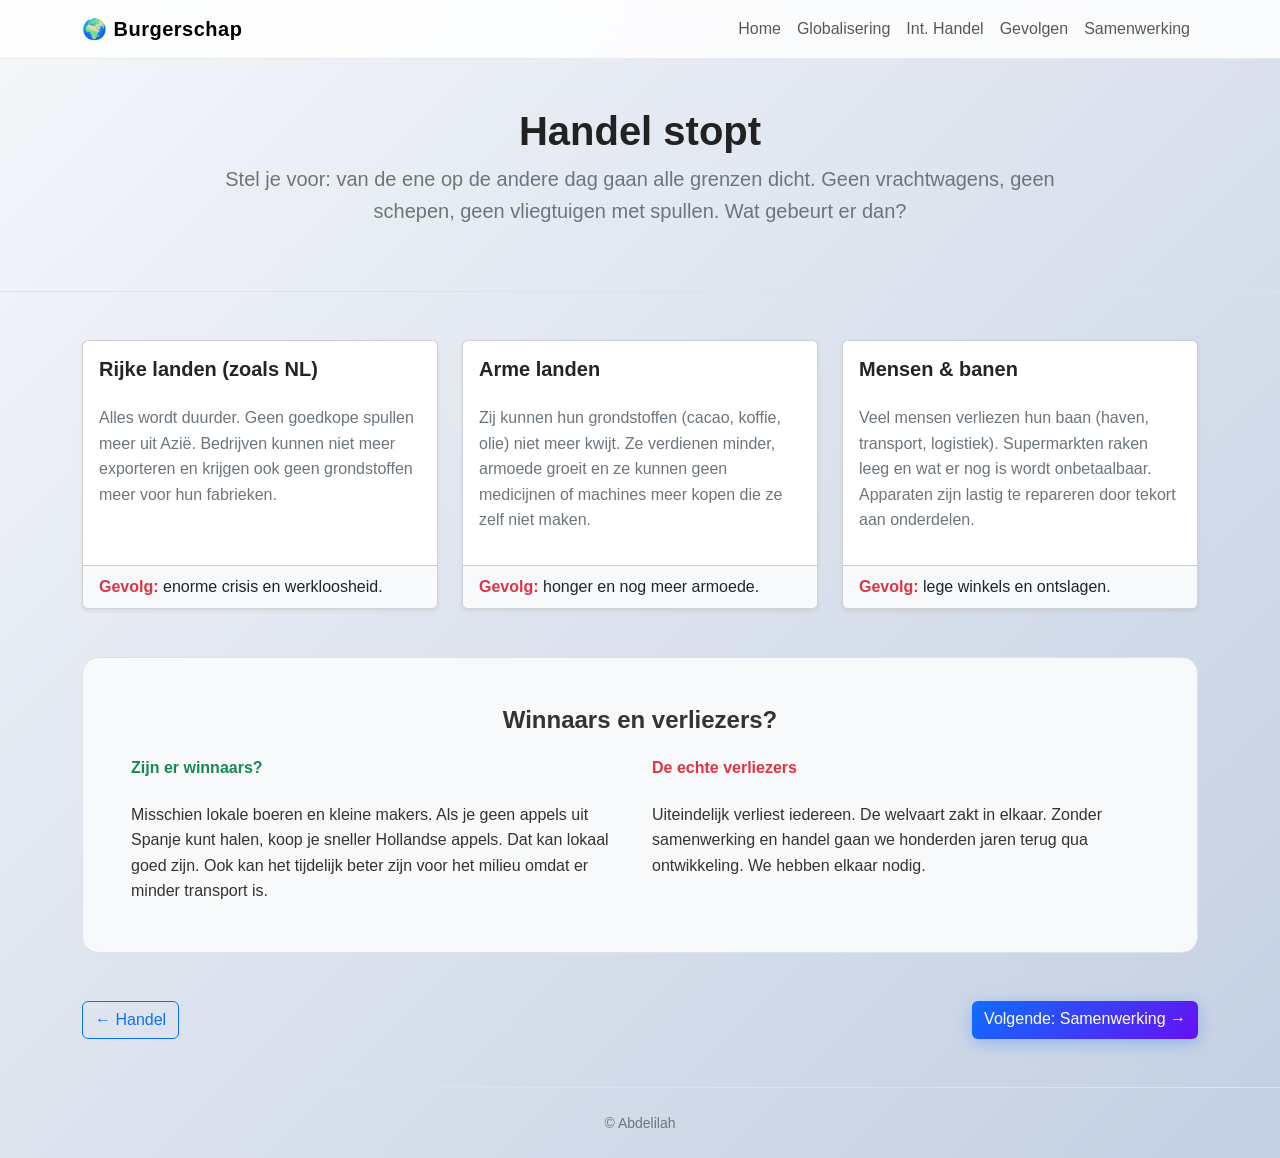
<file: gevolgen.html>
<!doctype html>
<html lang="nl">

<head>
  <meta charset="utf-8" />
  <meta name="viewport" content="width=device-width, initial-scale=1" />
  <title>Gevolgen - Handel stopt - Burgerschap</title>
  <link href="https://cdn.jsdelivr.net/npm/bootstrap@5.3.3/dist/css/bootstrap.min.css" rel="stylesheet">
  <link rel="stylesheet" href="assets/css/styles.css" />
</head>

<body>
  <nav class="navbar navbar-expand-lg navbar-glass sticky-top">
    <div class="container">
      <a class="navbar-brand fw-bold" href="index.html">
        🌍 Burgerschap
      </a>

      <button class="navbar-toggler" type="button" data-bs-toggle="collapse" data-bs-target="#nav" aria-controls="nav"
        aria-expanded="false" aria-label="Toggle navigation">
        <span class="navbar-toggler-icon"></span>
      </button>

      <div class="collapse navbar-collapse" id="nav">
        <ul class="navbar-nav ms-auto align-items-lg-center">
          <li class="nav-item"><a class="nav-link" href="index.html">Home</a></li>
          <li class="nav-item"><a class="nav-link" href="globalisering.html">Globalisering</a></li>
          <li class="nav-item"><a class="nav-link" href="handel.html">Int. Handel</a></li>
          <li class="nav-item"><a class="nav-link" href="gevolgen.html">Gevolgen</a></li>
          <li class="nav-item"><a class="nav-link" href="samenwerking.html">Samenwerking</a></li>
        </ul>
      </div>
    </div>
  </nav>

  <header class="py-5 border-bottom">
    <div class="container text-center">
      <h1 class="display-6 fw-bold">Handel stopt</h1>
      <p class="lead text-secondary mx-auto" style="max-width: 900px">
        Stel je voor: van de ene op de andere dag gaan alle grenzen dicht. Geen vrachtwagens, geen schepen, geen
        vliegtuigen met spullen. Wat gebeurt er dan?
      </p>
    </div>
  </header>

  <main class="py-5">
    <div class="container">
      <div class="row g-4 mb-5">
        <div class="col-lg-4">
          <div class="card h-100 shadow-sm">
            <div class="card-body">
              <h3 class="h5 fw-bold">Rijke landen (zoals NL)</h3>
              <p class="text-secondary">
                Alles wordt duurder. Geen goedkope spullen meer uit Azië. Bedrijven kunnen niet meer exporteren en
                krijgen ook geen grondstoffen meer voor hun fabrieken.
              </p>
            </div>
            <div class="card-footer bg-body-tertiary">
              <strong class="text-danger">Gevolg:</strong> enorme crisis en werkloosheid.
            </div>
          </div>
        </div>

        <div class="col-lg-4">
          <div class="card h-100 shadow-sm">
            <div class="card-body">
              <h3 class="h5 fw-bold">Arme landen</h3>
              <p class="text-secondary">
                Zij kunnen hun grondstoffen (cacao, koffie, olie) niet meer kwijt. Ze verdienen minder, armoede groeit
                en ze kunnen geen medicijnen of machines meer kopen die ze zelf niet maken.
              </p>
            </div>
            <div class="card-footer bg-body-tertiary">
              <strong class="text-danger">Gevolg:</strong> honger en nog meer armoede.
            </div>
          </div>
        </div>

        <div class="col-lg-4">
          <div class="card h-100 shadow-sm">
            <div class="card-body">
              <h3 class="h5 fw-bold">Mensen &amp; banen</h3>
              <p class="text-secondary">
                Veel mensen verliezen hun baan (haven, transport, logistiek). Supermarkten raken leeg en wat er nog is
                wordt onbetaalbaar. Apparaten zijn lastig te repareren door tekort aan onderdelen.
              </p>
            </div>
            <div class="card-footer bg-body-tertiary">
              <strong class="text-danger">Gevolg:</strong> lege winkels en ontslagen.
            </div>
          </div>
        </div>
      </div>

      <section class="p-4 p-md-5 border rounded-4 bg-body-tertiary">
        <h2 class="h4 fw-bold text-center mb-4">Winnaars en verliezers?</h2>
        <div class="row g-4">
          <div class="col-md-6">
            <h3 class="h6 fw-bold text-success">Zijn er winnaars?</h3>
            <p class="mb-0">
              Misschien lokale boeren en kleine makers. Als je geen appels uit Spanje kunt halen, koop je sneller
              Hollandse appels. Dat kan lokaal goed zijn. Ook kan het tijdelijk beter zijn voor het milieu omdat er
              minder transport is.
            </p>
          </div>
          <div class="col-md-6">
            <h3 class="h6 fw-bold text-danger">De echte verliezers</h3>
            <p class="mb-0">
              Uiteindelijk verliest iedereen. De welvaart zakt in elkaar. Zonder samenwerking en handel gaan we
              honderden jaren terug qua ontwikkeling. We hebben elkaar nodig.
            </p>
          </div>
        </div>
      </section>

      <div class="d-flex justify-content-between mt-5">
        <a class="btn btn-outline-primary" href="handel.html">← Handel</a>
        <a class="btn btn-primary" href="samenwerking.html">Volgende: Samenwerking →</a>
      </div>
    </div>
  </main>

  <footer class="border-top py-4">
    <div class="container text-center text-secondary small">
      © </span> Abdelilah
    </div>
  </footer>

  <script>
    document.getElementById('year').textContent = new Date().getFullYear();
  </script>
  <script src="https://cdn.jsdelivr.net/npm/bootstrap@5.3.3/dist/js/bootstrap.bundle.min.js"></script>
  <script src="assets/js/main.js"></script>
</body>

</html>
</file>
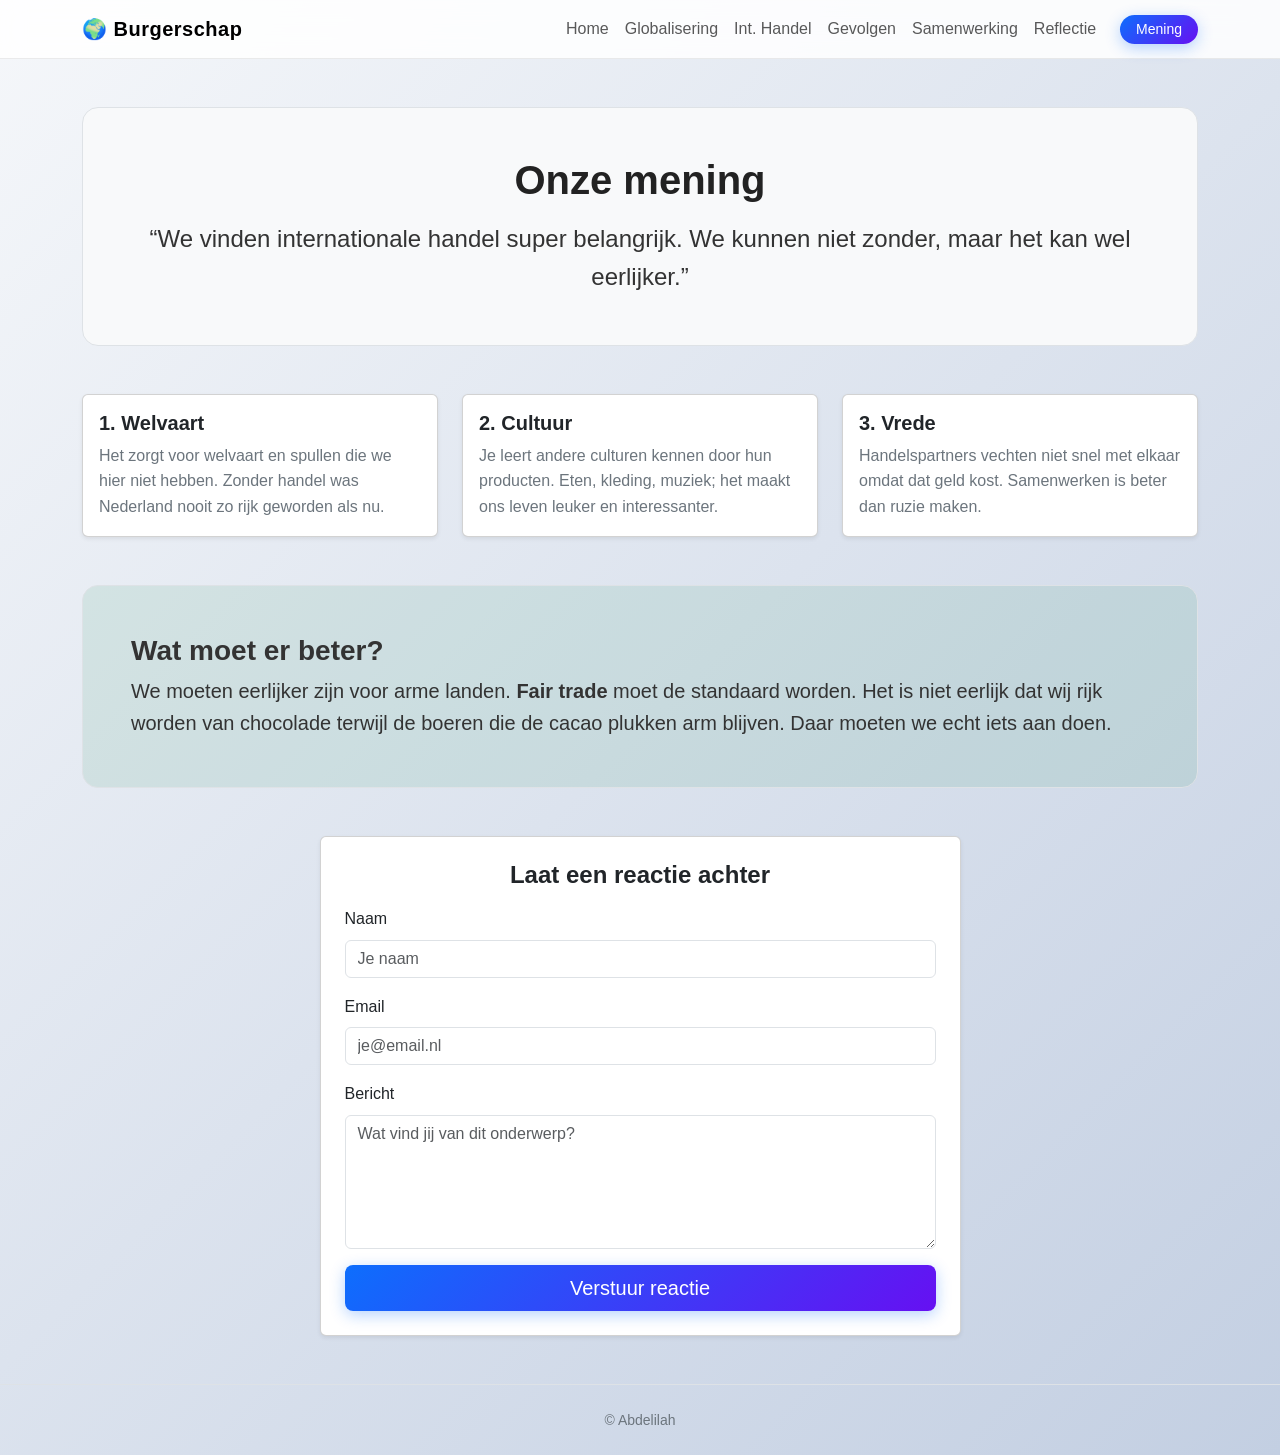
<file: mening.html>
<!doctype html>
<html lang="nl">

<head>
  <meta charset="utf-8" />
  <meta name="viewport" content="width=device-width, initial-scale=1" />
  <title>Mijn mening - Burgerschap</title>
  <link href="https://cdn.jsdelivr.net/npm/bootstrap@5.3.3/dist/css/bootstrap.min.css" rel="stylesheet">
  <link rel="stylesheet" href="assets/css/styles.css" />
</head>

<body>
  <nav class="navbar navbar-expand-lg navbar-glass sticky-top">
    <div class="container">
      <a class="navbar-brand fw-bold" href="index.html">
        🌍 Burgerschap
      </a>

      <button class="navbar-toggler" type="button" data-bs-toggle="collapse" data-bs-target="#nav" aria-controls="nav"
        aria-expanded="false" aria-label="Toggle navigation">
        <span class="navbar-toggler-icon"></span>
      </button>

      <div class="collapse navbar-collapse" id="nav">
        <ul class="navbar-nav ms-auto align-items-lg-center">
          <li class="nav-item"><a class="nav-link" href="index.html">Home</a></li>
          <li class="nav-item"><a class="nav-link" href="globalisering.html">Globalisering</a></li>
          <li class="nav-item"><a class="nav-link" href="handel.html">Int. Handel</a></li>
          <li class="nav-item"><a class="nav-link" href="gevolgen.html">Gevolgen</a></li>
          <li class="nav-item"><a class="nav-link" href="samenwerking.html">Samenwerking</a></li>
          <li class="nav-item"><a class="nav-link" href="reflectie.html">Reflectie</a></li>
          <li class="nav-item ms-lg-3">
            <a class="btn btn-primary btn-sm px-3" href="mening.html">
              Mening
            </a>
          </li>
        </ul>
      </div>
    </div>
  </nav>

  <main class="container py-5">
    <div class="p-4 p-md-5 rounded-4 border bg-body-tertiary mb-5">
      <h1 class="display-6 fw-bold text-center">Onze mening</h1>
      <p class="fs-4 text-center mt-3 mb-0">
        “We vinden internationale handel super belangrijk. We kunnen niet zonder, maar het kan wel eerlijker.”
      </p>
    </div>

    <div class="row g-4 mb-5">
      <div class="col-md-4">
        <div class="card h-100 shadow-sm">
          <div class="card-body">
            <h2 class="h5 fw-bold">1. Welvaart</h2>
            <p class="text-secondary mb-0">Het zorgt voor welvaart en spullen die we hier niet hebben. Zonder handel was
              Nederland nooit zo rijk geworden als nu.</p>
          </div>
        </div>
      </div>
      <div class="col-md-4">
        <div class="card h-100 shadow-sm">
          <div class="card-body">
            <h2 class="h5 fw-bold">2. Cultuur</h2>
            <p class="text-secondary mb-0">Je leert andere culturen kennen door hun producten. Eten, kleding, muziek;
              het maakt ons leven leuker en interessanter.</p>
          </div>
        </div>
      </div>
      <div class="col-md-4">
        <div class="card h-100 shadow-sm">
          <div class="card-body">
            <h2 class="h5 fw-bold">3. Vrede</h2>
            <p class="text-secondary mb-0">Handelspartners vechten niet snel met elkaar omdat dat geld kost. Samenwerken
              is beter dan ruzie maken.</p>
          </div>
        </div>
      </div>
    </div>

    <div class="p-4 p-md-5 rounded-4 border bg-success bg-opacity-10 mb-5">
      <h2 class="h3 fw-bold">Wat moet er beter?</h2>
      <p class="fs-5 mb-0">
        We moeten eerlijker zijn voor arme landen. <strong>Fair trade</strong> moet de standaard worden.
        Het is niet eerlijk dat wij rijk worden van chocolade terwijl de boeren die de cacao plukken arm blijven.
        Daar moeten we echt iets aan doen.
      </p>
    </div>

    <div class="row justify-content-center">
      <div class="col-lg-7">
        <div class="card shadow-sm">
          <div class="card-body p-4">
            <h2 class="h4 fw-bold text-center mb-3">Laat een reactie achter</h2>

            <form id="contact-form" action="mailto:" method="post" enctype="text/plain">
              <div class="mb-3">
                <label class="form-label" for="name">Naam</label>
                <input class="form-control" id="name" name="name" placeholder="Je naam" required>
              </div>
              <div class="mb-3">
                <label class="form-label" for="email">Email</label>
                <input class="form-control" id="email" name="email" type="email" placeholder="je@email.nl" required>
              </div>
              <div class="mb-3">
                <label class="form-label" for="message">Bericht</label>
                <textarea class="form-control" id="message" name="message" rows="5"
                  placeholder="Wat vind jij van dit onderwerp?" required></textarea>
              </div>
              <div class="d-grid">
                <button class="btn btn-primary btn-lg" type="submit">Verstuur reactie</button>
              </div>
            </form>
          </div>
        </div>
      </div>
    </div>
  </main>

  <footer class="border-top py-4">
    <div class="container text-center small text-secondary">
      ©</span> Abdelilah
    </div>
  </footer>

  <script>
    document.getElementById('year').textContent = new Date().getFullYear();
  </script>
  <script src="https://cdn.jsdelivr.net/npm/bootstrap@5.3.3/dist/js/bootstrap.bundle.min.js"></script>
  <script src="assets/js/main.js"></script>
</body>

</html>
</file>
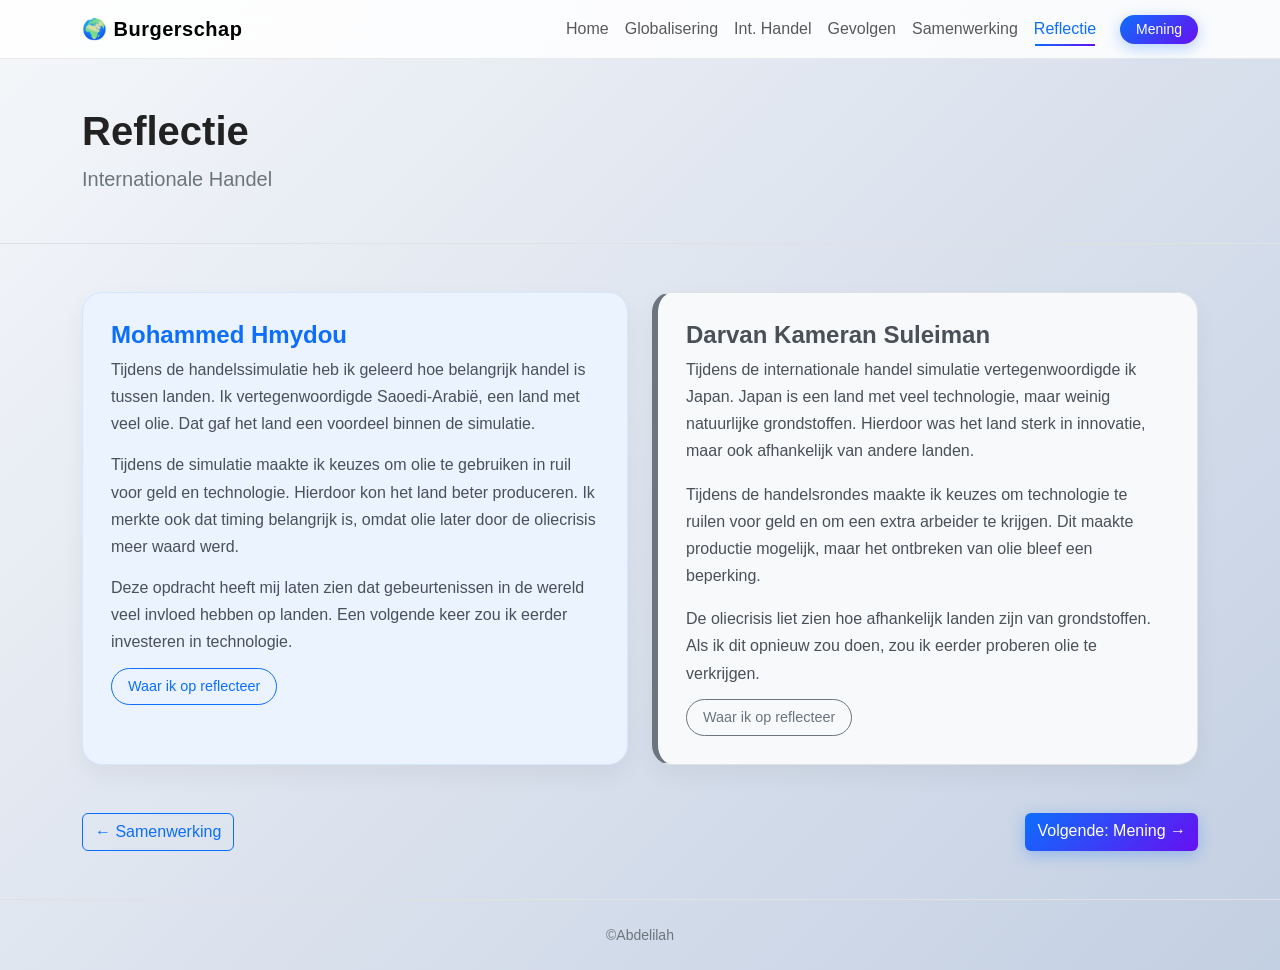
<file: reflectie.html>
<!doctype html>
<html lang="nl">
<head>
  <meta charset="utf-8" />
  <meta name="viewport" content="width=device-width, initial-scale=1" />
  <title>Reflectie – Internationale Handel</title>

  <link href="https://cdn.jsdelivr.net/npm/bootstrap@5.3.3/dist/css/bootstrap.min.css" rel="stylesheet">
  <link rel="stylesheet" href="assets/css/styles.css">

  <style>
    .reflection-card {
      background: #eaf3ff;
      border-radius: 20px;
      padding: 28px;
      border: 1px solid #d6e6ff;
      box-shadow: 0 10px 25px rgba(0,0,0,.05);
      height: 100%;
    }

    .reflection-card-alt {
      background: #f8f9fa;
      border-radius: 20px;
      padding: 28px;
      border: 1px solid #dee2e6;
      border-left: 6px solid #6c757d;
      box-shadow: 0 10px 25px rgba(0,0,0,.05);
      height: 100%;
    }

    .reflection-name {
      font-size: 1.5rem;
      font-weight: 700;
      margin-bottom: 6px;
    }

    .reflection-name.blue { color: #0d6efd; }
    .reflection-name.gray { color: #495057; }

    .reflection-card p,
    .reflection-card-alt p {
      color: #495057;
      line-height: 1.7;
    }

    .source-link {
      display: inline-block;
      margin-top: 12px;
      padding: 6px 16px;
      border-radius: 999px;
      border: 1px solid #0d6efd;
      color: #0d6efd;
      font-size: 0.9rem;
      font-weight: 500;
      text-decoration: none;
      transition: all 0.2s ease;
    }

    .source-link.gray {
      border-color: #6c757d;
      color: #6c757d;
    }

    .source-link:hover {
      background-color: #0d6efd;
      color: #fff;
    }

    .source-link.gray:hover {
      background-color: #6c757d;
      color: #fff;
    }
  </style>
</head>

<body>

<nav class="navbar navbar-expand-lg navbar-glass sticky-top">
  <div class="container">
    <a class="navbar-brand fw-bold" href="index.html">🌍 Burgerschap</a>
    <button class="navbar-toggler" type="button" data-bs-toggle="collapse" data-bs-target="#nav">
      <span class="navbar-toggler-icon"></span>
    </button>
    <div class="collapse navbar-collapse" id="nav">
      <ul class="navbar-nav ms-auto align-items-lg-center">
        <li class="nav-item"><a class="nav-link" href="index.html">Home</a></li>
        <li class="nav-item"><a class="nav-link" href="globalisering.html">Globalisering</a></li>
        <li class="nav-item"><a class="nav-link" href="handel.html">Int. Handel</a></li>
        <li class="nav-item"><a class="nav-link" href="gevolgen.html">Gevolgen</a></li>
        <li class="nav-item"><a class="nav-link" href="samenwerking.html">Samenwerking</a></li>
        <li class="nav-item"><a class="nav-link active" href="reflectie.html">Reflectie</a></li>
        <li class="nav-item ms-lg-3">
          <a class="btn btn-primary btn-sm px-3" href="mening.html">Mening</a>
        </li>
      </ul>
    </div>
  </div>
</nav>

<header class="py-5 border-bottom">
  <div class="container">
    <h1 class="display-6 fw-bold">Reflectie</h1>
    <p class="lead text-secondary mb-0">Internationale Handel</p>
  </div>
</header>

<main class="py-5">
  <div class="container">
    <div class="row g-4">

      <div class="col-lg-6">
        <article class="reflection-card">
          <h2 class="reflection-name blue">Mohammed Hmydou</h2>

          <p>
            Tijdens de handelssimulatie heb ik geleerd hoe belangrijk handel is tussen landen.
            Ik vertegenwoordigde Saoedi-Arabië, een land met veel olie. Dat gaf het land een
            voordeel binnen de simulatie.
          </p>

          <p>
            Tijdens de simulatie maakte ik keuzes om olie te gebruiken in ruil voor geld en
            technologie. Hierdoor kon het land beter produceren. Ik merkte ook dat timing
            belangrijk is, omdat olie later door de oliecrisis meer waard werd.
          </p>

          <p class="mb-0">
            Deze opdracht heeft mij laten zien dat gebeurtenissen in de wereld veel invloed
            hebben op landen. Een volgende keer zou ik eerder investeren in technologie.
          </p>

          <a href="assets/docs/Internationale_Handel_Simulatie_Saoedi_Arabie.docx"
             class="source-link"
             target="_blank">
            Waar ik op reflecteer
          </a>
        </article>
      </div>

      <div class="col-lg-6">
        <article class="reflection-card-alt">
          <h2 class="reflection-name gray">Darvan Kameran Suleiman</h2>

          <p>
            Tijdens de internationale handel simulatie vertegenwoordigde ik Japan. Japan is
            een land met veel technologie, maar weinig natuurlijke grondstoffen. Hierdoor was
            het land sterk in innovatie, maar ook afhankelijk van andere landen.
          </p>

          <p>
            Tijdens de handelsrondes maakte ik keuzes om technologie te ruilen voor geld en om
            een extra arbeider te krijgen. Dit maakte productie mogelijk, maar het ontbreken
            van olie bleef een beperking.
          </p>

          <p class="mb-0">
            De oliecrisis liet zien hoe afhankelijk landen zijn van grondstoffen. Als ik dit
            opnieuw zou doen, zou ik eerder proberen olie te verkrijgen.
          </p>

          <a href="assets/docs/burgerschapopdracht.docx"
             class="source-link gray"
             target="_blank">
            Waar ik op reflecteer
          </a>
        </article>
      </div>

    </div>

    <div class="d-flex justify-content-between mt-5">
      <a class="btn btn-outline-primary" href="samenwerking.html">← Samenwerking</a>
      <a class="btn btn-primary" href="mening.html">Volgende: Mening →</a>
    </div>
  </div>
</main>

<footer class="border-top py-4">
  <div class="container text-center text-secondary small">
    ©</span>Abdelilah
  </div>
</footer>

<script>
  document.getElementById('year').textContent = new Date().getFullYear();
</script>
<script src="https://cdn.jsdelivr.net/npm/bootstrap@5.3.3/dist/js/bootstrap.bundle.min.js"></script>

</body>
</html>
</file>
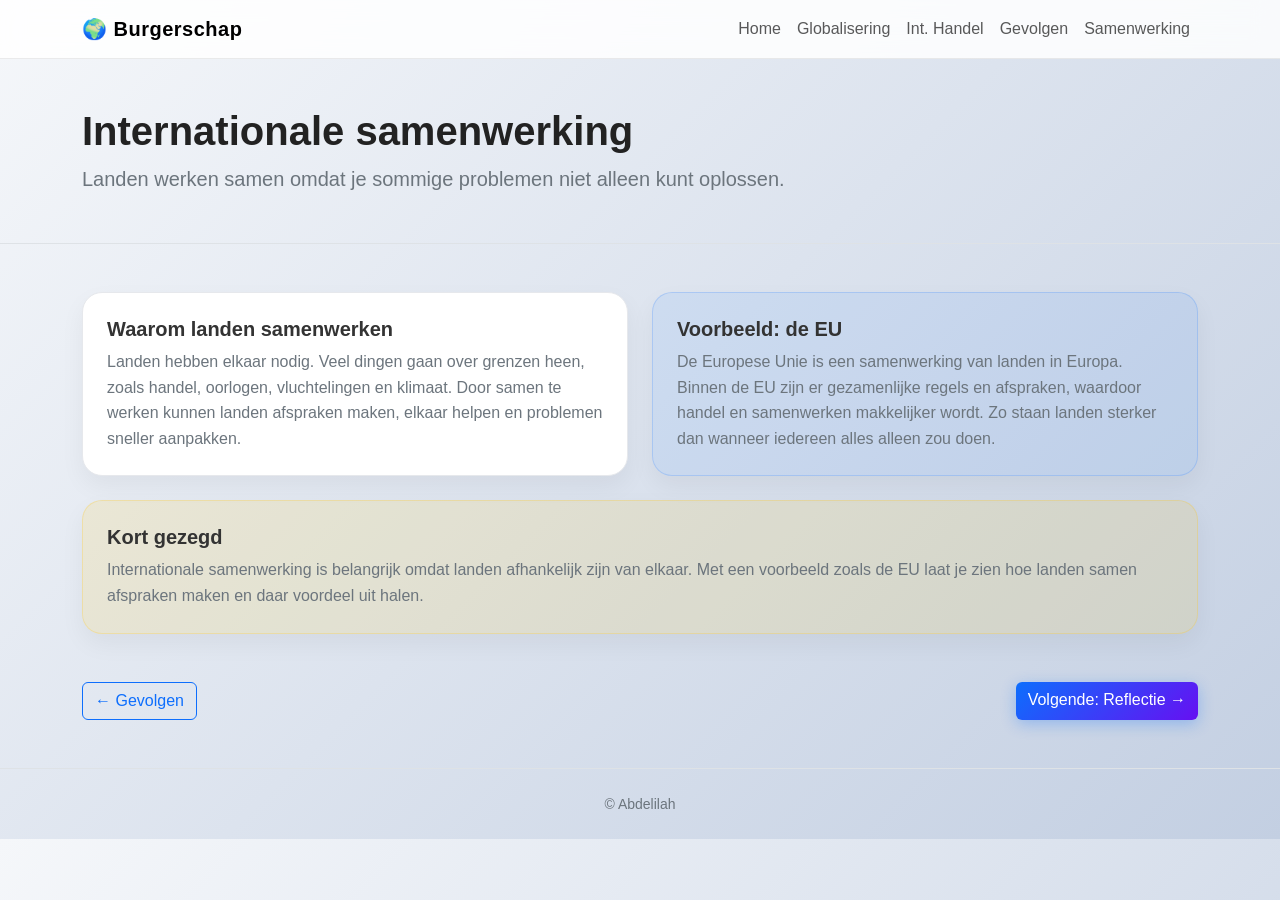
<file: samenwerking.html>
<!doctype html>
<html lang="nl">

<head>
  <meta charset="utf-8" />
  <meta name="viewport" content="width=device-width, initial-scale=1" />
  <title>Internationale Samenwerking</title>

  <link href="https://cdn.jsdelivr.net/npm/bootstrap@5.3.3/dist/css/bootstrap.min.css" rel="stylesheet">
  <link rel="stylesheet" href="assets/css/styles.css" />

  <style>
    .card-soft {
      border-radius: 20px;
      border: 1px solid #e6e8ec;
      box-shadow: 0 10px 25px rgba(0, 0, 0, .05);
      padding: 24px;
      background: #fff;
      height: 100%;
    }

    .card-soft--blue {
      background: rgba(13, 110, 253, .08);
      border-color: rgba(13, 110, 253, .18);
    }

    .card-soft--yellow {
      background: rgba(255, 193, 7, .12);
      border-color: rgba(255, 193, 7, .22);
    }
  </style>
</head>

<body>
  <!-- NAV -->
  <nav class="navbar navbar-expand-lg navbar-glass sticky-top">
    <div class="container">
      <a class="navbar-brand fw-bold" href="index.html">
        🌍 Burgerschap
      </a>

      <button class="navbar-toggler" type="button" data-bs-toggle="collapse" data-bs-target="#nav" aria-controls="nav"
        aria-expanded="false" aria-label="Toggle navigation">
        <span class="navbar-toggler-icon"></span>
      </button>

      <div class="collapse navbar-collapse" id="nav">
        <ul class="navbar-nav ms-auto align-items-lg-center">
          <li class="nav-item"><a class="nav-link" href="index.html">Home</a></li>
          <li class="nav-item"><a class="nav-link" href="globalisering.html">Globalisering</a></li>
          <li class="nav-item"><a class="nav-link" href="handel.html">Int. Handel</a></li>
          <li class="nav-item"><a class="nav-link" href="gevolgen.html">Gevolgen</a></li>
          <li class="nav-item"><a class="nav-link" href="samenwerking.html">Samenwerking</a></li>

          </li>
        </ul>
      </div>
    </div>
  </nav>

  <!-- HEADER -->
  <header class="py-5 border-bottom">
    <div class="container">
      <h1 class="display-6 fw-bold">Internationale samenwerking</h1>
      <p class="lead text-secondary mb-0">
        Landen werken samen omdat je sommige problemen niet alleen kunt oplossen.
      </p>
    </div>
  </header>

  <!-- MAIN -->
  <main class="py-5">
    <div class="container">
      <div class="row g-4">

        <!-- Waarom samenwerken -->
        <div class="col-lg-6">
          <div class="card-soft">
            <h2 class="h5 fw-bold mb-2">Waarom landen samenwerken</h2>
            <p class="text-secondary mb-0">
              Landen hebben elkaar nodig. Veel dingen gaan over grenzen heen, zoals handel,
              oorlogen, vluchtelingen en klimaat. Door samen te werken kunnen landen afspraken
              maken, elkaar helpen en problemen sneller aanpakken.
            </p>
          </div>
        </div>

        <!-- Voorbeeld (EU) -->
        <div class="col-lg-6">
          <div class="card-soft card-soft--blue">
            <h2 class="h5 fw-bold mb-2">Voorbeeld: de EU</h2>
            <p class="text-secondary mb-0">
              De Europese Unie is een samenwerking van landen in Europa. Binnen de EU zijn er
              gezamenlijke regels en afspraken, waardoor handel en samenwerken makkelijker wordt.
              Zo staan landen sterker dan wanneer iedereen alles alleen zou doen.
            </p>
          </div>
        </div>

        <!-- Korte afsluiting -->
        <div class="col-lg-12">
          <div class="card-soft card-soft--yellow">
            <h2 class="h5 fw-bold mb-2">Kort gezegd</h2>
            <p class="text-secondary mb-0">
              Internationale samenwerking is belangrijk omdat landen afhankelijk zijn van elkaar.
              Met een voorbeeld zoals de EU laat je zien hoe landen samen afspraken maken en daar
              voordeel uit halen.
            </p>
          </div>
        </div>

      </div>

      <div class="d-flex justify-content-between mt-5">
        <a class="btn btn-outline-primary" href="gevolgen.html">← Gevolgen</a>
        <a class="btn btn-primary" href="reflectie.html">Volgende: Reflectie →</a>
      </div>
    </div>
  </main>

  <!-- FOOTER -->
  <footer class="border-top py-4">
    <div class="container text-center small text-secondary">
      ©</span> Abdelilah
    </div>
  </footer>

  <script>
    document.getElementById('year').textContent = new Date().getFullYear();
  </script>
  <script src="https://cdn.jsdelivr.net/npm/bootstrap@5.3.3/dist/js/bootstrap.bundle.min.js"></script>
</body>

</html>
</file>
<file: assets/css/styles.css>
/* Extra styling on top of Bootstrap 5 */

.hero{
  background:
    radial-gradient(1200px circle at 20% 10%, rgba(13,110,253,0.10), transparent 55%),
    radial-gradient(1000px circle at 80% 30%, rgba(25,135,84,0.10), transparent 55%),
    linear-gradient(180deg, rgba(0,0,0,0.03), rgba(0,0,0,0));
}

.brand{ letter-spacing: 0.2px; }

.navbar-glass {
  background: rgba(255, 255, 255, 0.85);
  backdrop-filter: blur(12px);
  border-bottom: 1px solid rgba(0, 0, 0, 0.08);
}

.navbar-brand {
  font-size: 1.25rem;
  letter-spacing: 0.5px;
}

.nav-link {
  font-weight: 500;
  padding: 0.5rem 0.9rem;
  position: relative;
  transition: color 0.25s ease;
}

.nav-link::after {
  content: "";
  position: absolute;
  left: 12%;
  bottom: 4px;
  width: 0;
  height: 2px;
  background: linear-gradient(90deg, #0d6efd, #6610f2);
  transition: width 0.3s ease;
}

.nav-link:hover::after {
  width: 76%;
}

.nav-link.active {
  color: #0d6efd !important;
}

.nav-link.active::after {
  width: 76%;
}

.navbar .btn-primary {
  border-radius: 20px;
  font-weight: 500;
}

/* ===== INTRO BLOK ===== */
.intro-blok {
  background: linear-gradient(
    135deg,
    rgba(13, 110, 253, 0.12),
    rgba(102, 16, 242, 0.12)
  );
}

/* ===== TOPIC CARDS ===== */
.topic-card {
  border: none;
  border-radius: 18px;
  box-shadow: 0 10px 25px rgba(0,0,0,0.08);
  transition: transform 0.25s ease, box-shadow 0.25s ease;
}

.topic-card:hover {
  transform: translateY(-8px);
  box-shadow: 0 18px 40px rgba(0,0,0,0.12);
}

.topic-card h3 {
  margin-bottom: 0.5rem;
}

.topic-card .badge {
  font-weight: 500;
  letter-spacing: 0.3px;
}

/* ===== ALGEMEEN ===== */
body {
  font-family: 'Segoe UI', Tahoma, Geneva, Verdana, sans-serif;
  background: linear-gradient(135deg, #f5f7fa 0%, #c3cfe2 100%);
  color: #333;
  line-height: 1.6;
  animation: fadeIn 1s ease-in-out;
}

@keyframes fadeIn {
  from { opacity: 0; }
  to { opacity: 1; }
}

/* ===== HANDEL HEADER ===== */
.handel-header {
  background: linear-gradient(
    135deg,
    rgba(220, 53, 69, 0.15),
    rgba(13, 110, 253, 0.15)
  );
  border-bottom-left-radius: 32px;
  border-bottom-right-radius: 32px;
  padding-top: 3rem;
  padding-bottom: 3rem;
  margin-bottom: 3rem;
  text-align: center;
}

.handel-header .badge {
  font-size: 1rem;
  padding: 0.6rem 1.2rem;
  font-weight: 600;
  border-radius: 50px;
}

/* ===== CONTAINER VOOR TEKSTBLOK ===== */
.content-box {
  background-color: #ffffff;
  border-radius: 24px;
  padding: 2.5rem;
  box-shadow: 0 8px 20px rgba(0, 0, 0, 0.07);
  transition: box-shadow 0.3s ease;
}

.content-box:hover {
  box-shadow: 0 12px 30px rgba(0, 0, 0, 0.12);
}

/* ===== IMPORT / EXPORT CARDS ===== */
.info-card {
  padding: 2rem;
  border-radius: 20px;
  background: rgba(255, 255, 255, 0.9);
  box-shadow: 0 10px 25px rgba(0, 0, 0, 0.08);
}

.info-card.import {
  border-left: 6px solid #0d6efd;
}

.info-card.export {
  border-left: 6px solid #ffc107;
}

.info-card ul li {
  margin-bottom: 0.6rem;
}

/* ===== IMAGE WRAPPER ===== */
.image-wrapper {
  border-radius: 24px;
  overflow: hidden;
  box-shadow: 0 8px 20px rgba(0, 0, 0, 0.07);
  transition: box-shadow 0.3s ease;
  height: 100%;
}

.image-wrapper:hover {
  box-shadow: 0 12px 30px rgba(0, 0, 0, 0.12);
}

/* Afbeelding volledig laten vullen met goede crop */
.object-fit-cover {
  object-fit: cover;
  height: 100%;
  width: 100%;
  display: block;
}

/* ===== TYPOGRAFIE ===== */
h1, h2, h3, h4, h5, h6 {
  color: #222222;
}

h3.fw-bold {
  margin-bottom: 1.5rem;
}

p {
  margin-bottom: 1rem;
}

p.fw-semibold {
  font-weight: 600;
}

/* Kleuren voor voordelen en nadelen */
.text-success {
  color: #198754 !important; /* Bootstrap groen */
  font-weight: 600;
}

.text-danger {
  color: #dc3545 !important; /* Bootstrap rood */
  font-weight: 600;
}

/* Zorgt voor wat extra ruimte tussen paragrafen binnen content-box */
.content-box p + p {
  margin-bottom: 1rem;
}

/* ===== BUTTONS ===== */
.btn-primary {
  background: linear-gradient(135deg, #0d6efd 0%, #6610f2 100%);
  border: none;
  transition: all 0.3s ease;
  box-shadow: 0 4px 15px rgba(13, 110, 253, 0.3);
}

.btn-primary:hover,
.btn-primary:focus {
  background: linear-gradient(135deg, #084abe 0%, #520dc2 100%);
  transform: translateY(-2px);
  box-shadow: 0 6px 20px rgba(13, 110, 253, 0.4);
}

.btn-outline-secondary {
  border: 2px solid #6c757d;
  transition: all 0.3s ease;
}

.btn-outline-secondary:hover {
  background: linear-gradient(135deg, #6c757d 0%, #495057 100%);
  border-color: #495057;
  transform: translateY(-2px);
}

/* Reflectie cards */
.reflection-card {
  background: #eaf3ff;
  border-radius: 20px;
  padding: 28px;
  border: 1px solid #d6e6ff;
  box-shadow: 0 10px 25px rgba(0, 0, 0, 0.05);
  transition: transform 0.2s ease, box-shadow 0.2s ease;
}

.reflection-card:hover {
  transform: translateY(-4px);
  box-shadow: 0 15px 35px rgba(0, 0, 0, 0.08);
}

.reflection-name {
  font-size: 1.5rem;
  font-weight: 700;
  margin-bottom: 16px;
  color: #0d6efd; /* Bootstrap primary */
}

.reflection-card p {
  color: #495057;
  line-height: 1.7;
  margin-bottom: 14px;
}


/* ===== MEDIA QUERIES ===== */
@media (max-width: 768px) {
  .content-box {
    padding: 1.8rem 1.5rem;
  }
  .handel-header {
    padding-top: 2rem;
    padding-bottom: 2rem;
    margin-bottom: 2rem;
  }
}
</file>
